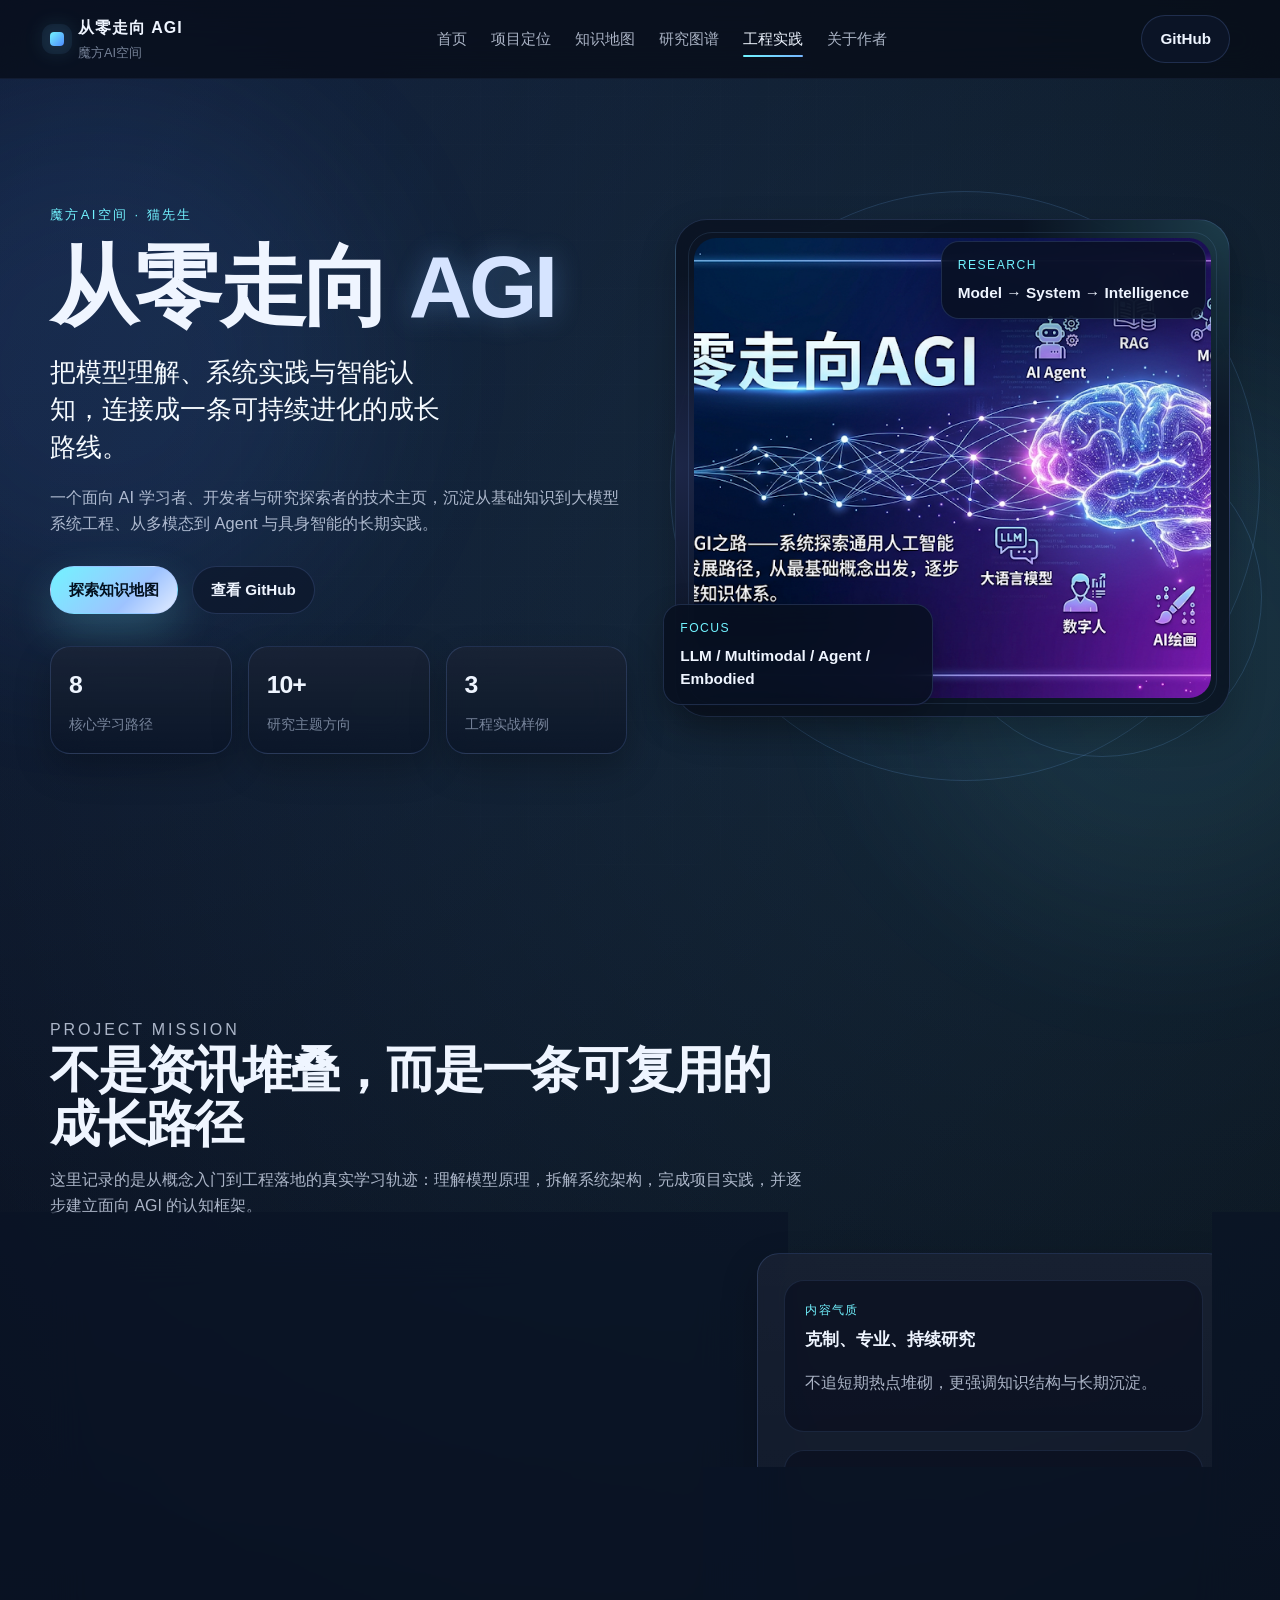
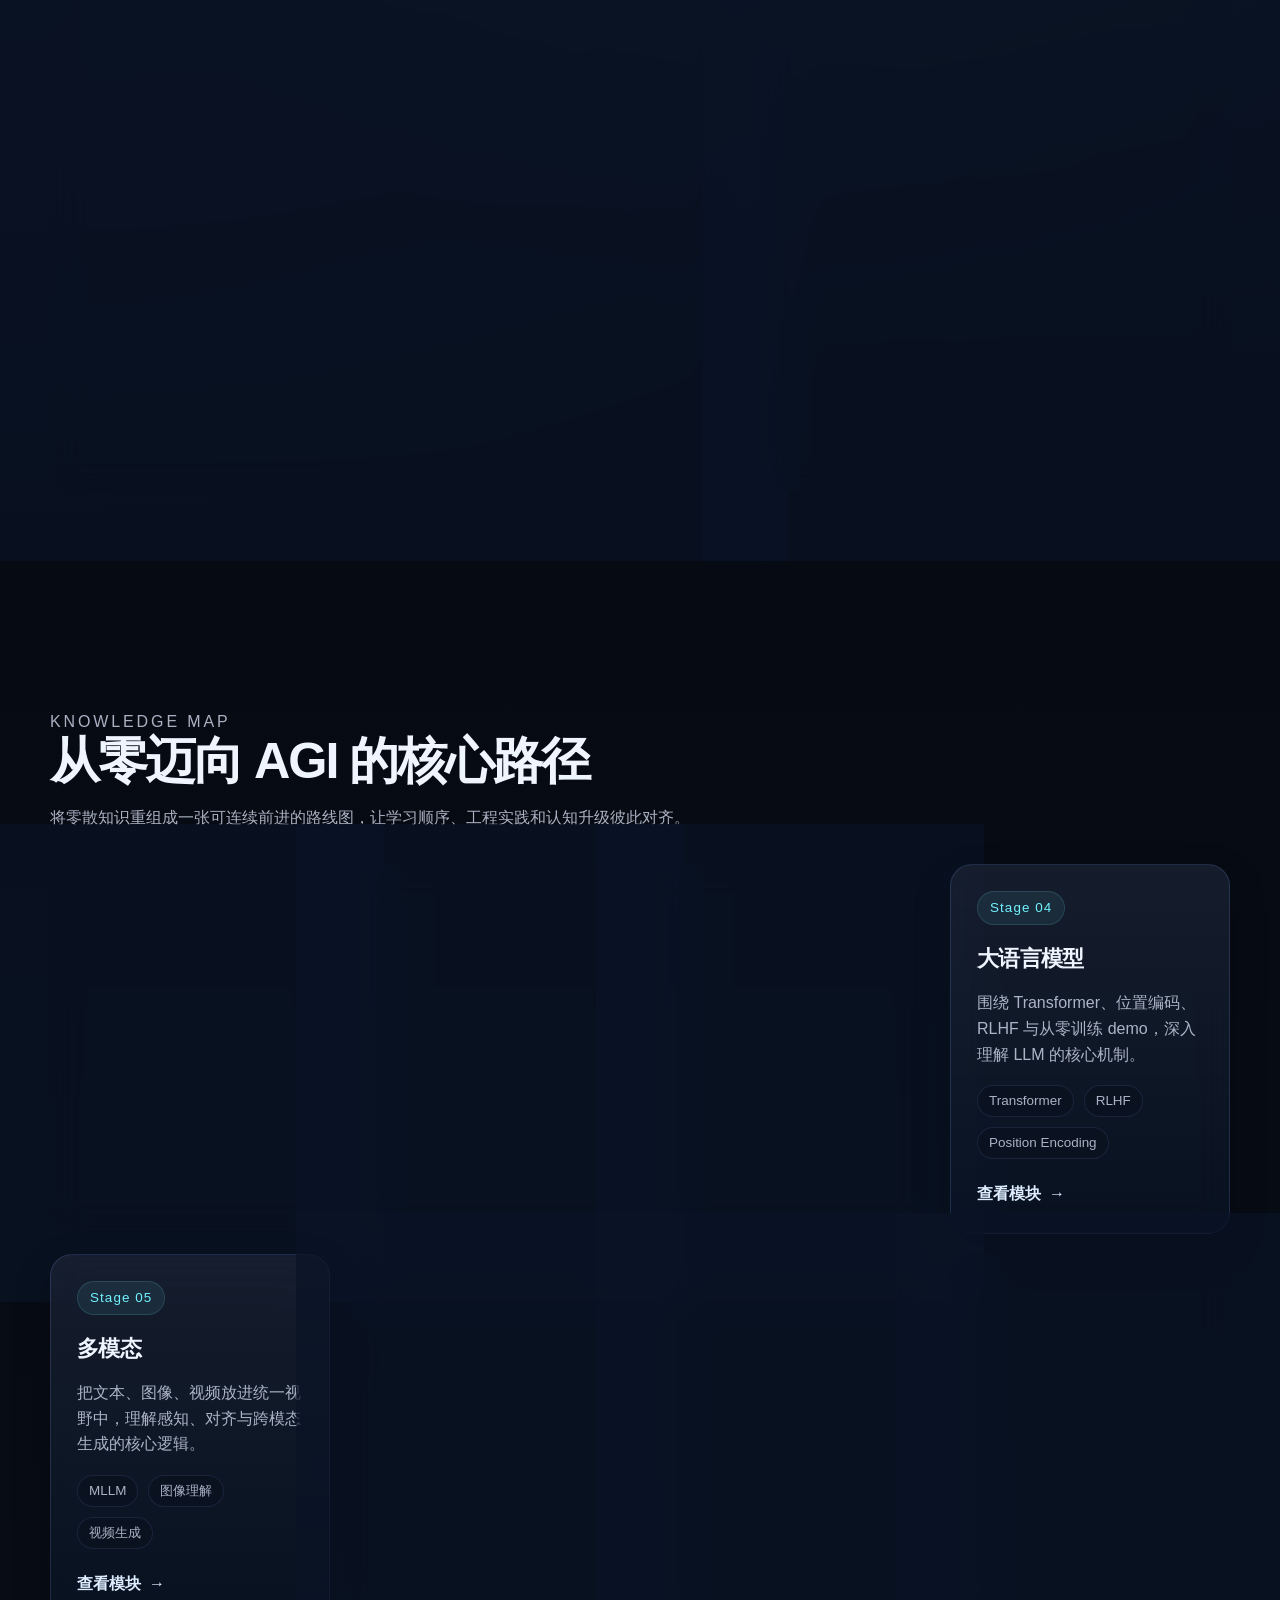
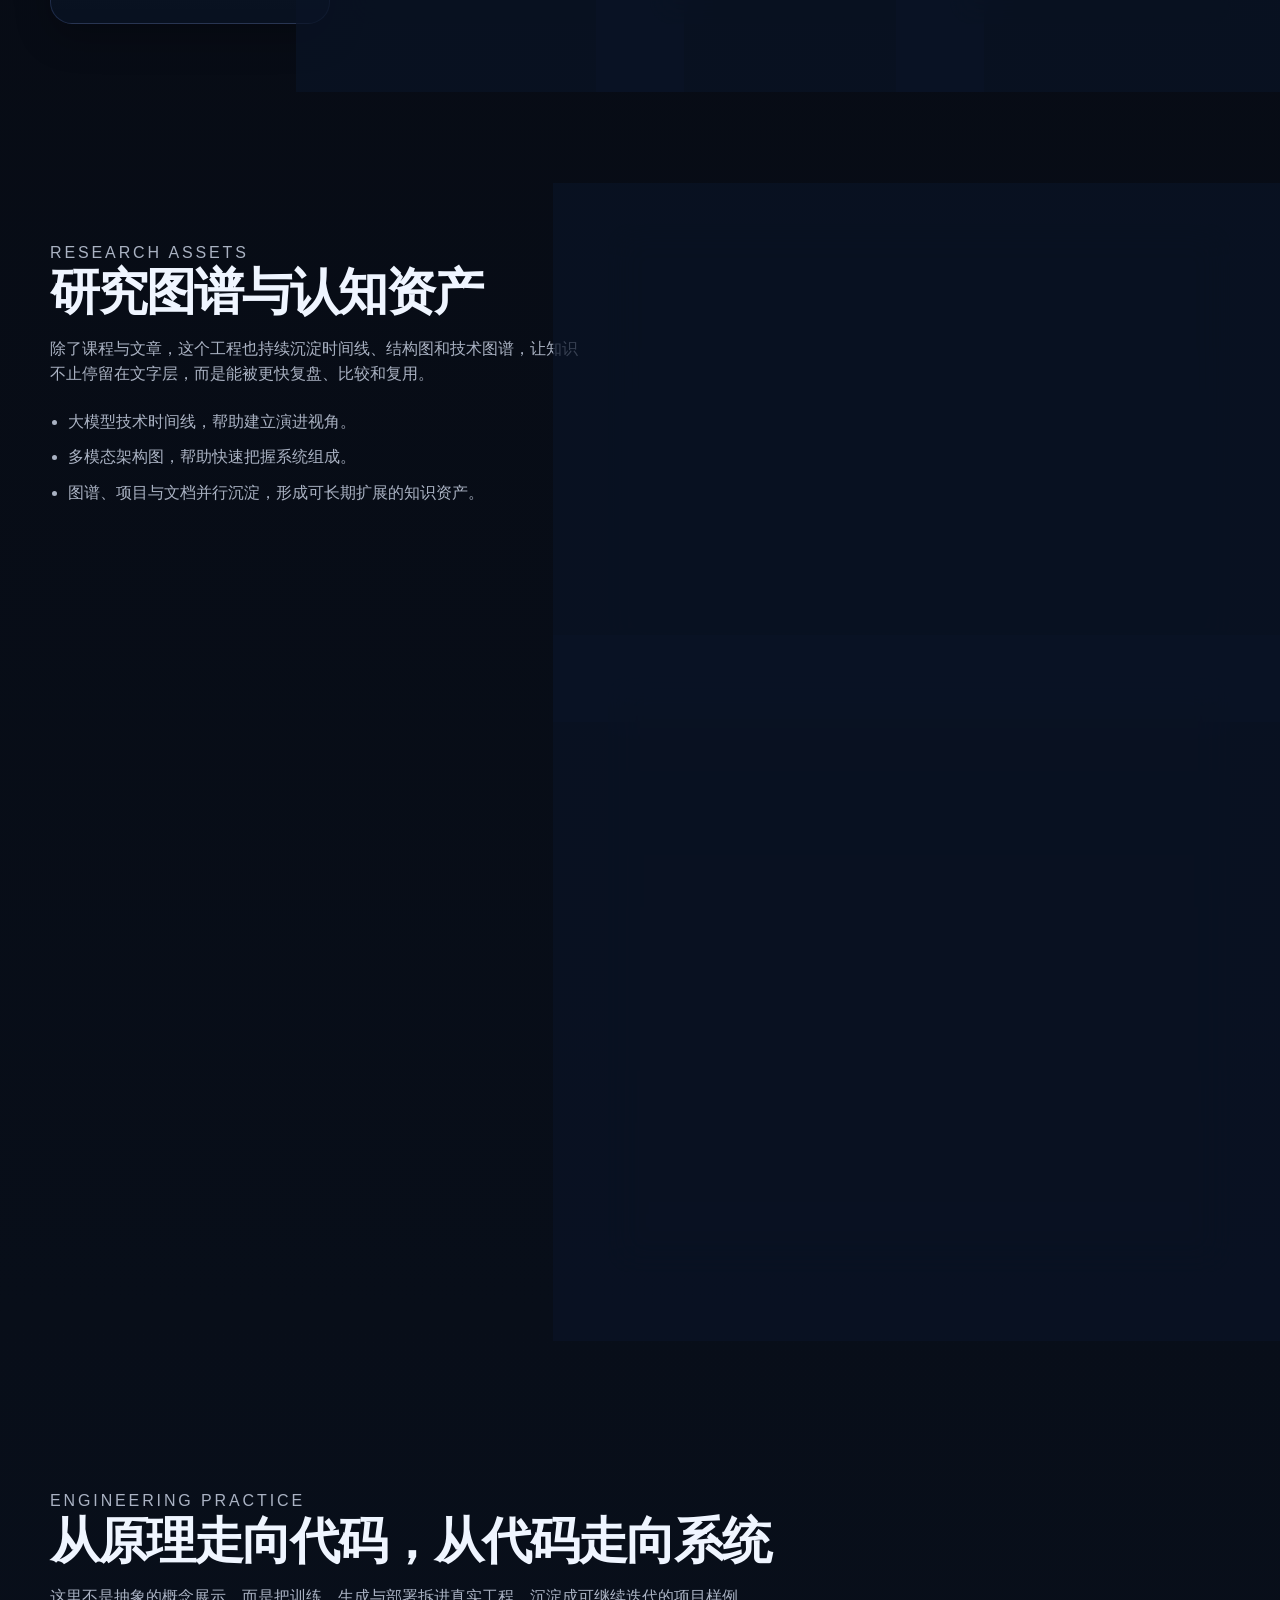
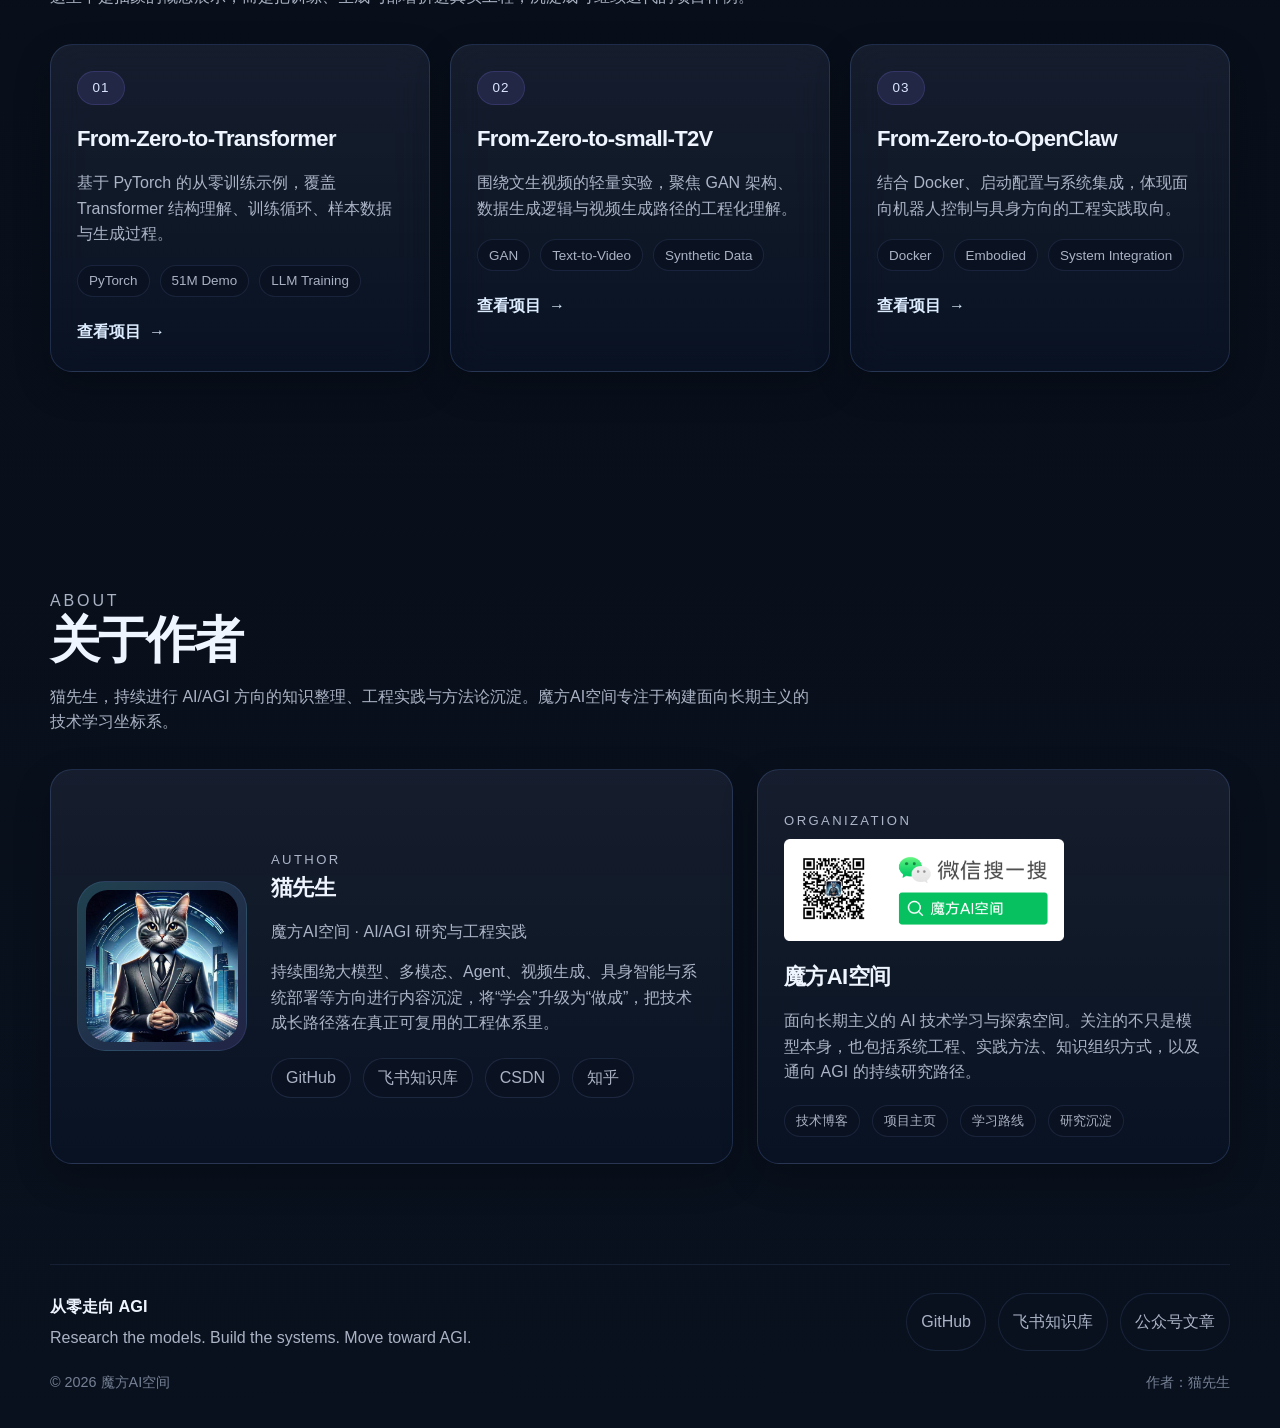
<file: index.html>
<!DOCTYPE html>
<html lang="zh-CN" class="no-js">
<head>
  <meta charset="UTF-8">
  <meta name="viewport" content="width=device-width, initial-scale=1.0">
  <meta name="description" content="《从零走向 AGI》是魔方AI空间打造的技术学习与探索型主页，聚焦 AI 基础、大模型、多模态、Agent、系统工程与 AGI 认知。">
  <meta name="theme-color" content="#070b14">
  <title>从零走向 AGI | 魔方AI空间</title>
  <link rel="stylesheet" href="style.css">
  <script>
    document.documentElement.classList.remove('no-js');
    document.documentElement.classList.add('js');
  </script>
</head>
<body>
  <a class="skip-link" href="#main-content">跳转到主要内容</a>

  <div class="page-shell">
    <div class="page-glow page-glow-left" aria-hidden="true"></div>
    <div class="page-glow page-glow-right" aria-hidden="true"></div>
    <div class="page-grid" aria-hidden="true"></div>

    <header class="site-header" id="top">
      <div class="container header-inner">
        <a class="brand" href="#hero" aria-label="返回首页">
          <span class="brand-mark" aria-hidden="true"></span>
          <span class="brand-copy">
            <strong>从零走向 AGI</strong>
            <span>魔方AI空间</span>
          </span>
        </a>

        <button class="menu-toggle" type="button" aria-expanded="false" aria-controls="site-nav" aria-label="打开导航">
          <span></span>
          <span></span>
        </button>

        <nav class="site-nav" id="site-nav" aria-label="主导航">
          <a href="#hero" data-nav-link>首页</a>
          <a href="#mission" data-nav-link>项目定位</a>
          <a href="#roadmap" data-nav-link>知识地图</a>
          <a href="#insights" data-nav-link>研究图谱</a>
          <a href="#projects" data-nav-link>工程实践</a>
          <a href="#about" data-nav-link>关于作者</a>
        </nav>

        <a class="button button-ghost header-repo" href="https://github.com/AI-mzq/From-Zero-to-AGI" target="_blank" rel="noreferrer">
          GitHub
        </a>
      </div>
    </header>

    <main id="main-content">
      <section class="section hero-section" id="hero">
        <div class="container hero-layout">
          <div class="hero-copy" data-reveal>
            <p class="eyebrow">魔方AI空间 · 猫先生</p>
            <h1>从零走向 <span>AGI</span></h1>
            <p class="hero-tagline">把模型理解、系统实践与智能认知，连接成一条可持续进化的成长路线。</p>
            <p class="hero-description">
              一个面向 AI 学习者、开发者与研究探索者的技术主页，沉淀从基础知识到大模型系统工程、从多模态到 Agent 与具身智能的长期实践。
            </p>

            <div class="hero-actions">
              <a class="button button-primary" href="#roadmap">探索知识地图</a>
              <a class="button button-ghost" href="https://github.com/AI-mzq/From-Zero-to-AGI" target="_blank" rel="noreferrer">
                查看 GitHub
              </a>
            </div>

            <div class="hero-stats" aria-label="站点概览">
              <article class="metric-card">
                <span class="metric-value" data-roadmap-count>8</span>
                <span class="metric-label">核心学习路径</span>
              </article>
              <article class="metric-card">
                <span class="metric-value">10+</span>
                <span class="metric-label">研究主题方向</span>
              </article>
              <article class="metric-card">
                <span class="metric-value" data-project-count>3</span>
                <span class="metric-label">工程实战样例</span>
              </article>
            </div>
          </div>

          <div class="hero-visual" data-reveal>
            <div class="hero-orbit hero-orbit-large" aria-hidden="true"></div>
            <div class="hero-orbit hero-orbit-small" aria-hidden="true"></div>
            <div class="hero-frame">
              <img src="imgs/home1.png" alt="从零走向 AGI 首页主视觉" fetchpriority="high">
            </div>
            <div class="hero-badge hero-badge-top">
              <span>Research</span>
              <strong>Model → System → Intelligence</strong>
            </div>
            <div class="hero-badge hero-badge-bottom">
              <span>Focus</span>
              <strong>LLM / Multimodal / Agent / Embodied</strong>
            </div>
          </div>
        </div>
      </section>

      <section class="section" id="mission">
        <div class="container">
          <div class="section-heading" data-reveal>
            <p class="eyebrow">Project Mission</p>
            <h2>不是资讯堆叠，而是一条可复用的成长路径</h2>
            <p>
              这里记录的是从概念入门到工程落地的真实学习轨迹：理解模型原理，拆解系统架构，完成项目实践，并逐步建立面向 AGI 的认知框架。
            </p>
          </div>

          <div class="mission-grid">
            <article class="panel panel-large" data-reveal>
              <div class="panel-head">
                <span class="panel-kicker">路线方法</span>
                <h3>从基础到系统，从工具到智能</h3>
              </div>
              <div class="mission-points">
                <div>
                  <h4>基础知识</h4>
                  <p>围绕 AI 入门、计算机视觉、NLP 与预备知识，建立统一的术语、模型与问题意识。</p>
                </div>
                <div>
                  <h4>工程实践</h4>
                  <p>从 Transformer 到小型文生视频，再到与机器人控制相关的系统实验，把理解落到代码与工程组织上。</p>
                </div>
                <div>
                  <h4>认知升级</h4>
                  <p>将大模型、多模态、Agent、部署与具身智能串联起来，形成持续迭代的 AGI 探索框架。</p>
                </div>
              </div>
            </article>

            <article class="panel panel-stack" data-reveal>
              <div class="stack-card">
                <span class="stack-label">内容气质</span>
                <strong>克制、专业、持续研究</strong>
                <p>不追短期热点堆砌，更强调知识结构与长期沉淀。</p>
              </div>
              <div class="stack-card">
                <span class="stack-label">适用对象</span>
                <strong>学习者 / 开发者 / 研究探索者</strong>
                <p>适合建立个人技术路径，也适合作为持续演进的项目主页。</p>
              </div>
              <div class="stack-card visual-stack">
                <img src="imgs/home2.png" alt="AGI 探索氛围图" loading="lazy">
              </div>
            </article>
          </div>
        </div>
      </section>

      <section class="section" id="roadmap">
        <div class="container">
          <div class="section-heading" data-reveal>
            <p class="eyebrow">Knowledge Map</p>
            <h2>从零迈向 AGI 的核心路径</h2>
            <p>将零散知识重组成一张可连续前进的路线图，让学习顺序、工程实践和认知升级彼此对齐。</p>
          </div>

          <div class="roadmap-grid">
            <article class="panel roadmap-card" data-reveal data-roadmap-key="foundation">
              <span class="roadmap-stage" data-field="stage">Stage 01</span>
              <h3 data-field="title">基础认知</h3>
              <p data-field="description">建立 AI、AGI、编程与问题建模的基础视角，形成后续深入学习的共同语言。</p>
              <div class="tag-row" data-field="tags">
                <span class="tag">AI 入门</span>
                <span class="tag">预备知识</span>
                <span class="tag">问题意识</span>
              </div>
              <a class="card-link" data-field="link" href="https://github.com/AI-mzq/From-Zero-to-AGI/tree/main/01_AGI%E5%85%A5%E9%97%A8%E5%9F%BA%E7%A1%80" target="_blank" rel="noreferrer">查看模块</a>
            </article>

            <article class="panel roadmap-card" data-reveal data-roadmap-key="ml">
              <span class="roadmap-stage" data-field="stage">Stage 02</span>
              <h3 data-field="title">机器学习</h3>
              <p data-field="description">从数据、特征、优化与学习范式出发，补足理解大模型之前的统计学习与训练直觉。</p>
              <div class="tag-row" data-field="tags">
                <span class="tag">监督学习</span>
                <span class="tag">优化</span>
                <span class="tag">训练直觉</span>
              </div>
              <a class="card-link" data-field="link" href="https://github.com/AI-mzq/From-Zero-to-AGI/blob/main/README.md" target="_blank" rel="noreferrer">查看路线</a>
            </article>

            <article class="panel roadmap-card" data-reveal data-roadmap-key="dl">
              <span class="roadmap-stage" data-field="stage">Stage 03</span>
              <h3 data-field="title">深度学习</h3>
              <p data-field="description">通过视觉检测与从零实现模型项目，进入网络结构、训练循环与工程实现层面的真实语境。</p>
              <div class="tag-row" data-field="tags">
                <span class="tag">YOLO</span>
                <span class="tag">PyTorch</span>
                <span class="tag">训练循环</span>
              </div>
              <a class="card-link" data-field="link" href="https://github.com/AI-mzq/From-Zero-to-AGI/tree/main/01_AGI%E5%85%A5%E9%97%A8%E5%9F%BA%E7%A1%80/%E8%AE%A1%E7%AE%97%E6%9C%BA%E8%A7%86%E8%A7%89/YOLO%E7%B3%BB%E5%88%97" target="_blank" rel="noreferrer">查看模块</a>
            </article>

            <article class="panel roadmap-card" data-reveal data-roadmap-key="llm">
              <span class="roadmap-stage" data-field="stage">Stage 04</span>
              <h3 data-field="title">大语言模型</h3>
              <p data-field="description">围绕 Transformer、位置编码、RLHF 与从零训练 demo，深入理解 LLM 的核心机制。</p>
              <div class="tag-row" data-field="tags">
                <span class="tag">Transformer</span>
                <span class="tag">RLHF</span>
                <span class="tag">Position Encoding</span>
              </div>
              <a class="card-link" data-field="link" href="https://github.com/AI-mzq/From-Zero-to-AGI/tree/main/02_LLM%E5%9F%BA%E7%A1%80%E5%85%A5%E9%97%A8" target="_blank" rel="noreferrer">查看模块</a>
            </article>

            <article class="panel roadmap-card" data-reveal data-roadmap-key="multimodal">
              <span class="roadmap-stage" data-field="stage">Stage 05</span>
              <h3 data-field="title">多模态</h3>
              <p data-field="description">把文本、图像、视频放进统一视野中，理解感知、对齐与跨模态生成的核心逻辑。</p>
              <div class="tag-row" data-field="tags">
                <span class="tag">MLLM</span>
                <span class="tag">图像理解</span>
                <span class="tag">视频生成</span>
              </div>
              <a class="card-link" data-field="link" href="https://github.com/AI-mzq/From-Zero-to-AGI/tree/main/03_%E5%A4%9A%E6%A8%A1%E6%80%81%E5%9F%BA%E7%A1%80%E5%85%A5%E9%97%A8" target="_blank" rel="noreferrer">查看模块</a>
            </article>

            <article class="panel roadmap-card" data-reveal data-roadmap-key="agent">
              <span class="roadmap-stage" data-field="stage">Stage 06</span>
              <h3 data-field="title">Agent / RAG / MCP</h3>
              <p data-field="description">从检索增强到工具调用与多智能体协作，进入 AI 系统真正开始具备行动性的阶段。</p>
              <div class="tag-row" data-field="tags">
                <span class="tag">Agent</span>
                <span class="tag">RAG</span>
                <span class="tag">MCP</span>
              </div>
              <a class="card-link" data-field="link" href="https://github.com/AI-mzq/From-Zero-to-AGI/tree/main/07_Agent-RAG-MCP" target="_blank" rel="noreferrer">查看模块</a>
            </article>

            <article class="panel roadmap-card" data-reveal data-roadmap-key="systems">
              <span class="roadmap-stage" data-field="stage">Stage 07</span>
              <h3 data-field="title">系统部署</h3>
              <p data-field="description">关注推理部署、架构拆分、并行策略与工程可用性，让模型从 demo 走向真实系统。</p>
              <div class="tag-row" data-field="tags">
                <span class="tag">推理部署</span>
                <span class="tag">并行策略</span>
                <span class="tag">系统工程</span>
              </div>
              <a class="card-link" data-field="link" href="https://github.com/AI-mzq/From-Zero-to-AGI/tree/main/09_%E5%A4%A7%E6%A8%A1%E5%9E%8B%E9%83%A8%E7%BD%B2%E7%B3%BB%E5%88%97" target="_blank" rel="noreferrer">查看模块</a>
            </article>

            <article class="panel roadmap-card" data-reveal data-roadmap-key="agi">
              <span class="roadmap-stage" data-field="stage">Stage 08</span>
              <h3 data-field="title">AGI / 具身智能</h3>
              <p data-field="description">从更高层认知与物理世界交互的角度，理解智能体、环境与任务之间的长期演化关系。</p>
              <div class="tag-row" data-field="tags">
                <span class="tag">AGI 认知</span>
                <span class="tag">Embodied AI</span>
                <span class="tag">长期主义</span>
              </div>
              <a class="card-link" data-field="link" href="https://github.com/AI-mzq/From-Zero-to-AGI/tree/main/08_%E5%85%B7%E8%BA%AB%E6%99%BA%E8%83%BD" target="_blank" rel="noreferrer">查看模块</a>
            </article>
          </div>
        </div>
      </section>

      <section class="section" id="insights">
        <div class="container insights-layout">
          <div class="section-heading section-heading-sticky" data-reveal>
            <p class="eyebrow">Research Assets</p>
            <h2>研究图谱与认知资产</h2>
            <p>
              除了课程与文章，这个工程也持续沉淀时间线、结构图和技术图谱，让知识不止停留在文字层，而是能被更快复盘、比较和复用。
            </p>
            <ul class="insight-list">
              <li>大模型技术时间线，帮助建立演进视角。</li>
              <li>多模态架构图，帮助快速把握系统组成。</li>
              <li>图谱、项目与文档并行沉淀，形成可长期扩展的知识资产。</li>
            </ul>
          </div>

          <div class="insight-cards">
            <article class="panel insight-card" data-reveal>
              <div class="insight-head">
                <span class="panel-kicker">Timeline</span>
                <h3>大模型演进时间线</h3>
              </div>
              <img src="imgs/大模型时间线.png" alt="大模型时间线图" loading="lazy">
            </article>

            <article class="panel insight-card" data-reveal>
              <div class="insight-head">
                <span class="panel-kicker">Architecture</span>
                <h3>多模态系统架构图</h3>
              </div>
              <img src="imgs/多模态架构.png" alt="多模态系统架构图" loading="lazy">
            </article>
          </div>
        </div>
      </section>

      <section class="section" id="projects">
        <div class="container">
          <div class="section-heading" data-reveal>
            <p class="eyebrow">Engineering Practice</p>
            <h2>从原理走向代码，从代码走向系统</h2>
            <p>这里不是抽象的概念展示，而是把训练、生成与部署拆进真实工程，沉淀成可继续迭代的项目样例。</p>
          </div>

          <div class="project-grid">
            <article class="panel project-card" data-reveal data-project-key="transformer">
              <span class="project-index">01</span>
              <h3 data-field="title">From-Zero-to-Transformer</h3>
              <p data-field="description">基于 PyTorch 的从零训练示例，覆盖 Transformer 结构理解、训练循环、样本数据与生成过程。</p>
              <div class="tag-row" data-field="tags">
                <span class="tag">PyTorch</span>
                <span class="tag">51M Demo</span>
                <span class="tag">LLM Training</span>
              </div>
              <a class="card-link" data-field="link" href="https://github.com/AI-mzq/From-Zero-to-AGI/blob/main/10_%E9%A1%B9%E7%9B%AE%E5%AE%9E%E6%88%98/From-Zero-to-Transformer/README.md" target="_blank" rel="noreferrer">查看项目</a>
            </article>

            <article class="panel project-card" data-reveal data-project-key="t2v">
              <span class="project-index">02</span>
              <h3 data-field="title">From-Zero-to-small-T2V</h3>
              <p data-field="description">围绕文生视频的轻量实验，聚焦 GAN 架构、数据生成逻辑与视频生成路径的工程化理解。</p>
              <div class="tag-row" data-field="tags">
                <span class="tag">GAN</span>
                <span class="tag">Text-to-Video</span>
                <span class="tag">Synthetic Data</span>
              </div>
              <a class="card-link" data-field="link" href="https://github.com/AI-mzq/From-Zero-to-AGI/blob/main/10_%E9%A1%B9%E7%9B%AE%E5%AE%9E%E6%88%98/From-Zero-to-small-T2V/README.md" target="_blank" rel="noreferrer">查看项目</a>
            </article>

            <article class="panel project-card" data-reveal data-project-key="openclaw">
              <span class="project-index">03</span>
              <h3 data-field="title">From-Zero-to-OpenClaw</h3>
              <p data-field="description">结合 Docker、启动配置与系统集成，体现面向机器人控制与具身方向的工程实践取向。</p>
              <div class="tag-row" data-field="tags">
                <span class="tag">Docker</span>
                <span class="tag">Embodied</span>
                <span class="tag">System Integration</span>
              </div>
              <a class="card-link" data-field="link" href="https://github.com/AI-mzq/From-Zero-to-AGI/tree/main/10_%E9%A1%B9%E7%9B%AE%E5%AE%9E%E6%88%98/From-Zero-to-OpenClaw" target="_blank" rel="noreferrer">查看项目</a>
            </article>
          </div>
        </div>
      </section>

      <section class="section" id="about">
        <div class="container">
          <div class="section-heading" data-reveal>
            <p class="eyebrow">About</p>
            <h2>关于作者</h2>
            <p>猫先生，持续进行 AI/AGI 方向的知识整理、工程实践与方法论沉淀。魔方AI空间专注于构建面向长期主义的技术学习坐标系。</p>
          </div>

          <div class="about-grid">
            <article class="panel author-card" data-reveal>
              <div class="author-avatar">
                <img src="imgs/头像.png" alt="作者猫先生头像" loading="lazy">
              </div>
              <div class="author-copy">
                <p class="eyebrow">Author</p>
                <h3>猫先生</h3>
                <p class="author-role">魔方AI空间 · AI/AGI 研究与工程实践</p>
                <p>
                  持续围绕大模型、多模态、Agent、视频生成、具身智能与系统部署等方向进行内容沉淀，将“学会”升级为“做成”，把技术成长路径落在真正可复用的工程体系里。
                </p>
                <div class="social-row" data-social-region="about">
                  <a class="social-link" data-social-key="github" href="https://github.com/AI-mzq/From-Zero-to-AGI" target="_blank" rel="noreferrer">GitHub</a>
                  <a class="social-link" data-social-key="knowledge" href="https://oizxc9sdhbc.feishu.cn/wiki/FGS5wST0Hiy6xJklyPTcTVOqnAd?from=from_copylink" target="_blank" rel="noreferrer">飞书知识库</a>
                  <a class="social-link" data-social-key="csdn" href="https://blog.csdn.net/m_aigc2022?type=blog" target="_blank" rel="noreferrer">CSDN</a>
                  <a class="social-link" data-social-key="zhihu" href="https://zhihu.com/people/m_aigc2022" target="_blank" rel="noreferrer">知乎</a>
                </div>
              </div>
            </article>

            <article class="panel org-card" data-reveal>
              <p class="eyebrow">Organization</p>
              <img class="org-logo" src="imgs/魔方AI空间.png" alt="魔方AI空间" loading="lazy">
              <h3>魔方AI空间</h3>
              <p>
                面向长期主义的 AI 技术学习与探索空间。关注的不只是模型本身，也包括系统工程、实践方法、知识组织方式，以及通向 AGI 的持续研究路径。
              </p>
              <div class="org-meta">
                <span>技术博客</span>
                <span>项目主页</span>
                <span>学习路线</span>
                <span>研究沉淀</span>
              </div>
            </article>
          </div>
        </div>
      </section>
    </main>

    <footer class="site-footer">
      <div class="container footer-layout">
        <div>
          <p class="footer-title">从零走向 AGI</p>
          <p class="footer-text">Research the models. Build the systems. Move toward AGI.</p>
        </div>
        <div class="footer-links" data-social-region="footer">
          <a data-social-key="github" href="https://github.com/AI-mzq/From-Zero-to-AGI" target="_blank" rel="noreferrer">GitHub</a>
          <a data-social-key="knowledge" href="https://oizxc9sdhbc.feishu.cn/wiki/FGS5wST0Hiy6xJklyPTcTVOqnAd?from=from_copylink" target="_blank" rel="noreferrer">知识库</a>
          <a data-social-key="wechat" href="https://mp.weixin.qq.com/s/IGLL6_YI9BUeR2KD_Gfx_Q" target="_blank" rel="noreferrer">公众号文章</a>
        </div>
      </div>
      <div class="container footer-bottom">
        <span>© <span data-current-year>2026</span> 魔方AI空间</span>
        <span>作者：猫先生</span>
      </div>
    </footer>
  </div>

  <script src="script.js" defer></script>
</body>
</html>
</file>
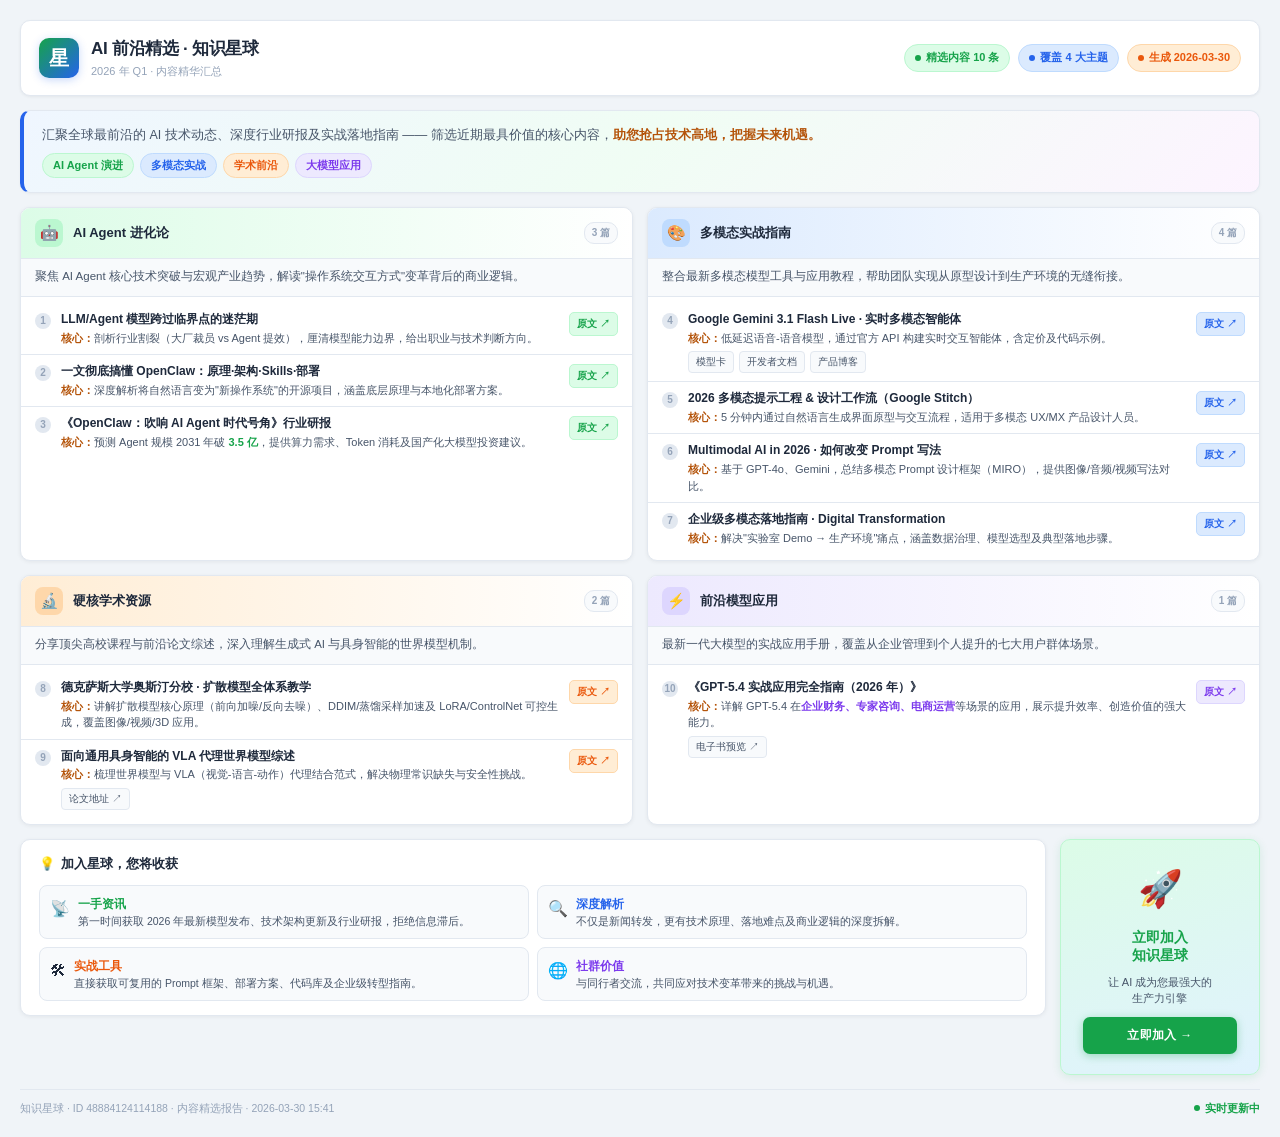
<file: docs/report_page.html>
<!DOCTYPE html>
<html lang="zh-CN">
<head>
<meta charset="UTF-8">
<meta name="viewport" content="width=device-width, initial-scale=1.0">
<title>知识星球 · AI 前沿精选 2026</title>
<style>
  :root {
    --bg:          #f0f4f8;
    --surface:     #ffffff;
    --surface-2:   #f8fafc;
    --border:      #e2e8f0;
    --border-deep: #cbd5e1;

    --green:       #16a34a;
    --green-light: #dcfce7;
    --green-mid:   #bbf7d0;

    --blue:        #2563eb;
    --blue-light:  #dbeafe;
    --blue-mid:    #bfdbfe;

    --orange:      #ea580c;
    --orange-light:#ffedd5;
    --orange-mid:  #fed7aa;

    --purple:      #7c3aed;
    --purple-light:#ede9fe;
    --purple-mid:  #ddd6fe;

    --amber:       #b45309;
    --amber-light: #fef3c7;

    --text:        #1e293b;
    --text-2:      #475569;
    --muted:       #94a3b8;
    --radius:      10px;
  }

  * { box-sizing: border-box; margin: 0; padding: 0; }

  body {
    background: var(--bg);
    color: var(--text);
    font-family: 'Segoe UI', 'PingFang SC', 'Microsoft YaHei', -apple-system, sans-serif;
    font-size: 13px;
    line-height: 1.6;
    min-height: 100vh;
    padding: 20px;
  }

  /* ─── HEADER ───────────────────────────────────────── */
  .header {
    display: flex;
    align-items: center;
    justify-content: space-between;
    background: var(--surface);
    border: 1px solid var(--border);
    border-radius: var(--radius);
    padding: 14px 18px;
    margin-bottom: 14px;
    flex-wrap: wrap;
    gap: 10px;
    box-shadow: 0 1px 3px rgba(0,0,0,.06);
  }
  .header-left { display: flex; align-items: center; gap: 12px; }
  .logo {
    width: 40px; height: 40px;
    background: linear-gradient(135deg, var(--green) 0%, var(--blue) 100%);
    border-radius: 10px;
    display: flex; align-items: center; justify-content: center;
    font-size: 20px; font-weight: 900; color: #fff;
    box-shadow: 0 2px 8px rgba(37,99,235,.25);
  }
  .title-block h1 {
    font-size: 17px; font-weight: 700;
    color: var(--text); letter-spacing: -.3px;
  }
  .title-block p { font-size: 11px; color: var(--muted); margin-top: 1px; }

  .header-stats { display: flex; gap: 8px; flex-wrap: wrap; }
  .stat-pill {
    padding: 4px 10px;
    border-radius: 20px;
    font-size: 11px; font-weight: 600;
    display: flex; align-items: center; gap: 5px;
    border: 1px solid transparent;
  }
  .stat-pill.green  { background: var(--green-light);  color: var(--green);  border-color: var(--green-mid); }
  .stat-pill.blue   { background: var(--blue-light);   color: var(--blue);   border-color: var(--blue-mid); }
  .stat-pill.orange { background: var(--orange-light); color: var(--orange); border-color: var(--orange-mid); }
  .dot { width: 6px; height: 6px; border-radius: 50%; background: currentColor; }

  /* ─── INTRO BANNER ──────────────────────────────────── */
  .intro {
    background: linear-gradient(135deg, #eff6ff 0%, #f0fdf4 50%, #fdf4ff 100%);
    border: 1px solid var(--border);
    border-left: 4px solid var(--blue);
    border-radius: var(--radius);
    padding: 14px 18px;
    margin-bottom: 14px;
    font-size: 12.5px;
    color: var(--text-2);
    box-shadow: 0 1px 3px rgba(0,0,0,.04);
  }
  .intro strong { color: var(--amber); font-weight: 700; }
  .intro .tag-row { margin-top: 8px; display: flex; gap: 6px; flex-wrap: wrap; }
  .tag {
    padding: 3px 10px; border-radius: 20px; font-size: 11px; font-weight: 600;
    border: 1px solid transparent;
  }
  .tag.g { background: var(--green-light);  color: var(--green);  border-color: var(--green-mid); }
  .tag.b { background: var(--blue-light);   color: var(--blue);   border-color: var(--blue-mid); }
  .tag.o { background: var(--orange-light); color: var(--orange); border-color: var(--orange-mid); }
  .tag.r { background: var(--purple-light); color: var(--purple); border-color: var(--purple-mid); }

  /* ─── GRID ──────────────────────────────────────────── */
  .grid {
    display: grid;
    grid-template-columns: repeat(2, 1fr);
    gap: 14px;
    margin-bottom: 14px;
  }

  /* ─── TOPIC CARD ────────────────────────────────────── */
  .card {
    background: var(--surface);
    border: 1px solid var(--border);
    border-radius: var(--radius);
    overflow: hidden;
    box-shadow: 0 1px 4px rgba(0,0,0,.06);
    transition: box-shadow .2s;
  }
  .card:hover { box-shadow: 0 4px 16px rgba(0,0,0,.10); }

  .card-header {
    display: flex; align-items: center; gap: 10px;
    padding: 11px 14px;
    border-bottom: 1px solid var(--border);
  }
  .card-header.green  { background: linear-gradient(90deg, var(--green-light) 0%, #fff 100%); }
  .card-header.blue   { background: linear-gradient(90deg, var(--blue-light)  0%, #fff 100%); }
  .card-header.orange { background: linear-gradient(90deg, var(--orange-light)0%, #fff 100%); }
  .card-header.red    { background: linear-gradient(90deg, var(--purple-light)0%, #fff 100%); }

  .card-icon {
    width: 28px; height: 28px; border-radius: 8px;
    display: flex; align-items: center; justify-content: center;
    font-size: 15px; flex-shrink: 0;
  }
  .card-icon.green  { background: var(--green-mid); }
  .card-icon.blue   { background: var(--blue-mid); }
  .card-icon.orange { background: var(--orange-mid); }
  .card-icon.red    { background: var(--purple-mid); }

  .card-title { font-size: 13px; font-weight: 700; color: var(--text); flex: 1; }
  .card-count {
    font-size: 10px; font-weight: 700; padding: 2px 7px;
    border-radius: 10px; background: var(--surface-2);
    color: var(--muted); border: 1px solid var(--border);
  }

  .card-desc {
    padding: 8px 14px 10px;
    font-size: 11.5px; color: var(--text-2);
    border-bottom: 1px solid var(--border);
    background: var(--surface-2);
  }

  .items { padding: 6px 0; }

  .item {
    display: grid;
    grid-template-columns: 20px 1fr auto;
    gap: 6px;
    padding: 8px 14px;
    border-bottom: 1px solid var(--border);
    align-items: start;
  }
  .item:last-child { border-bottom: none; }
  .item:hover { background: var(--surface-2); }

  .item-num {
    font-size: 10px; font-weight: 700; color: var(--muted);
    width: 16px; height: 16px; border-radius: 50%;
    background: var(--border);
    display: flex; align-items: center; justify-content: center;
    margin-top: 2px; flex-shrink: 0;
  }

  .item-body { min-width: 0; }
  .item-name {
    font-size: 12px; font-weight: 600; color: var(--text);
    line-height: 1.4; margin-bottom: 2px;
  }
  .item-desc { font-size: 11px; color: var(--text-2); line-height: 1.5; }
  .item-desc strong { color: var(--amber); font-weight: 600; }

  .item-link {
    flex-shrink: 0;
    font-size: 10px; font-weight: 600;
    padding: 3px 7px; border-radius: 5px;
    text-decoration: none;
    white-space: nowrap;
    margin-top: 1px;
    border: 1px solid transparent;
    transition: filter .15s;
  }
  .item-link:hover { filter: brightness(.92); }
  .item-link.green  { background: var(--green-light);  color: var(--green);  border-color: var(--green-mid); }
  .item-link.blue   { background: var(--blue-light);   color: var(--blue);   border-color: var(--blue-mid); }
  .item-link.orange { background: var(--orange-light); color: var(--orange); border-color: var(--orange-mid); }
  .item-link.red    { background: var(--purple-light); color: var(--purple); border-color: var(--purple-mid); }

  /* sub resources */
  .res-row { display: flex; gap: 5px; flex-wrap: wrap; margin-top: 5px; }
  .res-link {
    font-size: 10px; padding: 2px 7px; border-radius: 4px;
    text-decoration: none; font-weight: 500;
    background: var(--surface-2); color: var(--text-2);
    border: 1px solid var(--border);
    transition: color .15s, border-color .15s, background .15s;
  }
  .res-link:hover { color: var(--blue); border-color: var(--blue-mid); background: var(--blue-light); }

  /* ─── BOTTOM: VALUE + CTA ───────────────────────────── */
  .bottom { display: grid; grid-template-columns: 1fr auto; gap: 14px; align-items: start; }

  .value-card {
    background: var(--surface);
    border: 1px solid var(--border);
    border-radius: var(--radius);
    padding: 14px 18px;
    box-shadow: 0 1px 4px rgba(0,0,0,.06);
  }
  .value-card h3 {
    font-size: 13px; font-weight: 700; color: var(--text);
    margin-bottom: 10px; display: flex; align-items: center; gap: 6px;
  }
  .value-list { display: grid; grid-template-columns: 1fr 1fr; gap: 8px; }
  .value-item {
    display: flex; gap: 8px; align-items: flex-start;
    padding: 9px 10px; border-radius: 8px;
    border: 1px solid var(--border); background: var(--surface-2);
    transition: box-shadow .15s;
  }
  .value-item:hover { box-shadow: 0 2px 8px rgba(0,0,0,.08); }
  .v-icon { font-size: 16px; flex-shrink: 0; margin-top: 1px; }
  .v-label { font-size: 11.5px; font-weight: 700; }
  .v-desc  { font-size: 10.5px; color: var(--text-2); line-height: 1.4; margin-top: 1px; }

  .cta-card {
    background: linear-gradient(160deg, var(--green-light) 0%, #e0f2fe 100%);
    border: 1px solid var(--green-mid);
    border-radius: var(--radius);
    padding: 20px 22px;
    width: 200px;
    display: flex; flex-direction: column; align-items: center;
    text-align: center; gap: 10px;
    box-shadow: 0 2px 10px rgba(22,163,74,.12);
  }
  .cta-card .big-icon { font-size: 36px; }
  .cta-card h3 { font-size: 14px; font-weight: 800; color: var(--green); line-height: 1.3; }
  .cta-card p { font-size: 11px; color: var(--text-2); line-height: 1.5; }
  .cta-btn {
    display: block; width: 100%;
    padding: 9px 0; border-radius: 7px;
    background: var(--green); color: #fff;
    font-weight: 800; font-size: 12px;
    text-align: center; text-decoration: none;
    letter-spacing: .3px;
    box-shadow: 0 2px 8px rgba(22,163,74,.35);
    transition: filter .15s, transform .1s;
  }
  .cta-btn:hover { filter: brightness(1.08); transform: translateY(-1px); }

  /* ─── FOOTER ────────────────────────────────────────── */
  .footer {
    margin-top: 14px; padding-top: 10px;
    border-top: 1px solid var(--border);
    display: flex; justify-content: space-between; align-items: center;
    flex-wrap: wrap; gap: 6px;
  }
  .footer span { font-size: 10.5px; color: var(--muted); }
  .footer .pulse {
    display: flex; align-items: center; gap: 5px;
    font-size: 10.5px; color: var(--green); font-weight: 600;
  }
  .pulse-dot {
    width: 6px; height: 6px; border-radius: 50%;
    background: var(--green);
    animation: pulse 2s infinite;
  }
  @keyframes pulse {
    0%, 100% { opacity: 1; transform: scale(1); }
    50%       { opacity: .4; transform: scale(.7); }
  }

  /* ─── RESPONSIVE ────────────────────────────────────── */
  @media (max-width: 700px) {
    .grid { grid-template-columns: 1fr; }
    .bottom { grid-template-columns: 1fr; }
    .cta-card { width: 100%; }
    .value-list { grid-template-columns: 1fr; }
  }
</style>
</head>
<body>

<!-- ═══════════════ HEADER ═══════════════ -->
<header class="header">
  <div class="header-left">
    <div class="logo">星</div>
    <div class="title-block">
      <h1>AI 前沿精选 · 知识星球</h1>
      <p>2026 年 Q1 · 内容精华汇总</p>
    </div>
  </div>
  <div class="header-stats">
    <div class="stat-pill green"><span class="dot"></span>精选内容 10 条</div>
    <div class="stat-pill blue"><span class="dot"></span>覆盖 4 大主题</div>
    <div class="stat-pill orange"><span class="dot"></span>生成 2026-03-30</div>
  </div>
</header>

<!-- ═══════════════ INTRO ═══════════════ -->
<div class="intro">
  汇聚全球最前沿的 AI 技术动态、深度行业研报及实战落地指南 —— 筛选近期最具价值的核心内容，<strong>助您抢占技术高地，把握未来机遇。</strong>
  <div class="tag-row">
    <span class="tag g">AI Agent 演进</span>
    <span class="tag b">多模态实战</span>
    <span class="tag o">学术前沿</span>
    <span class="tag r">大模型应用</span>
  </div>
</div>

<!-- ═══════════════ 4-TOPIC GRID ═══════════════ -->
<div class="grid">

  <!-- CARD 1 · AI Agent -->
  <div class="card">
    <div class="card-header green">
      <div class="card-icon green">🤖</div>
      <div class="card-title">AI Agent 进化论</div>
      <span class="card-count">3 篇</span>
    </div>
    <div class="card-desc">聚焦 AI Agent 核心技术突破与宏观产业趋势，解读"操作系统交互方式"变革背后的商业逻辑。</div>
    <div class="items">

      <div class="item">
        <div class="item-num">1</div>
        <div class="item-body">
          <div class="item-name">LLM/Agent 模型跨过临界点的迷茫期</div>
          <div class="item-desc"><strong>核心：</strong>剖析行业割裂（大厂裁员 vs Agent 提效），厘清模型能力边界，给出职业与技术判断方向。</div>
        </div>
        <a class="item-link green" href="https://wx.zsxq.com/group/48884124114188/topic/45811251281585418" target="_blank">原文 ↗</a>
      </div>

      <div class="item">
        <div class="item-num">2</div>
        <div class="item-body">
          <div class="item-name">一文彻底搞懂 OpenClaw：原理·架构·Skills·部署</div>
          <div class="item-desc"><strong>核心：</strong>深度解析将自然语言变为"新操作系统"的开源项目，涵盖底层原理与本地化部署方案。</div>
        </div>
        <a class="item-link green" href="https://wx.zsxq.com/group/48884124114188/topic/22811421281248111" target="_blank">原文 ↗</a>
      </div>

      <div class="item">
        <div class="item-num">3</div>
        <div class="item-body">
          <div class="item-name">《OpenClaw：吹响 AI Agent 时代号角》行业研报</div>
          <div class="item-desc"><strong>核心：</strong>预测 Agent 规模 2031 年破 <strong style="color:var(--green);font-weight:700">3.5 亿</strong>，提供算力需求、Token 消耗及国产化大模型投资建议。</div>
        </div>
        <a class="item-link green" href="https://wx.zsxq.com/group/48884124114188/topic/45811251585128458" target="_blank">原文 ↗</a>
      </div>

    </div>
  </div>

  <!-- CARD 2 · 多模态 -->
  <div class="card">
    <div class="card-header blue">
      <div class="card-icon blue">🎨</div>
      <div class="card-title">多模态实战指南</div>
      <span class="card-count">4 篇</span>
    </div>
    <div class="card-desc">整合最新多模态模型工具与应用教程，帮助团队实现从原型设计到生产环境的无缝衔接。</div>
    <div class="items">

      <div class="item">
        <div class="item-num">4</div>
        <div class="item-body">
          <div class="item-name">Google Gemini 3.1 Flash Live · 实时多模态智能体</div>
          <div class="item-desc"><strong>核心：</strong>低延迟语音-语音模型，通过官方 API 构建实时交互智能体，含定价及代码示例。</div>
          <div class="res-row">
            <a class="res-link" href="https://deepmind.google/models/model-cards/gemini-3-1-flash-live/" target="_blank">模型卡</a>
            <a class="res-link" href="https://ai.google.dev/gemini-api/docs/models/gemini-3.1-flash-live-preview" target="_blank">开发者文档</a>
            <a class="res-link" href="https://blog.google/innovation-and-ai/models-and-research/gemini-models/gemini-3-1-flash-live/" target="_blank">产品博客</a>
          </div>
        </div>
        <a class="item-link blue" href="https://wx.zsxq.com/group/48884124114188/topic/55188458514411214" target="_blank">原文 ↗</a>
      </div>

      <div class="item">
        <div class="item-num">5</div>
        <div class="item-body">
          <div class="item-name">2026 多模态提示工程 & 设计工作流（Google Stitch）</div>
          <div class="item-desc"><strong>核心：</strong>5 分钟内通过自然语言生成界面原型与交互流程，适用于多模态 UX/MX 产品设计人员。</div>
        </div>
        <a class="item-link blue" href="https://wx.zsxq.com/group/48884124114188/topic/55188458514452554" target="_blank">原文 ↗</a>
      </div>

      <div class="item">
        <div class="item-num">6</div>
        <div class="item-body">
          <div class="item-name">Multimodal AI in 2026 · 如何改变 Prompt 写法</div>
          <div class="item-desc"><strong>核心：</strong>基于 GPT-4o、Gemini，总结多模态 Prompt 设计框架（MIRO），提供图像/音频/视频写法对比。</div>
        </div>
        <a class="item-link blue" href="https://wx.zsxq.com/group/48884124114188/topic/55188458514415514" target="_blank">原文 ↗</a>
      </div>

      <div class="item">
        <div class="item-num">7</div>
        <div class="item-body">
          <div class="item-name">企业级多模态落地指南 · Digital Transformation</div>
          <div class="item-desc"><strong>核心：</strong>解决"实验室 Demo → 生产环境"痛点，涵盖数据治理、模型选型及典型落地步骤。</div>
        </div>
        <a class="item-link blue" href="https://wx.zsxq.com/group/48884124114188/topic/14588148451158812" target="_blank">原文 ↗</a>
      </div>

    </div>
  </div>

  <!-- CARD 3 · 学术 -->
  <div class="card">
    <div class="card-header orange">
      <div class="card-icon orange">🔬</div>
      <div class="card-title">硬核学术资源</div>
      <span class="card-count">2 篇</span>
    </div>
    <div class="card-desc">分享顶尖高校课程与前沿论文综述，深入理解生成式 AI 与具身智能的世界模型机制。</div>
    <div class="items">

      <div class="item">
        <div class="item-num">8</div>
        <div class="item-body">
          <div class="item-name">德克萨斯大学奥斯汀分校 · 扩散模型全体系教学</div>
          <div class="item-desc"><strong>核心：</strong>讲解扩散模型核心原理（前向加噪/反向去噪）、DDIM/蒸馏采样加速及 LoRA/ControlNet 可控生成，覆盖图像/视频/3D 应用。</div>
        </div>
        <a class="item-link orange" href="https://wx.zsxq.com/group/48884124114188/topic/55188458518221184" target="_blank">原文 ↗</a>
      </div>

      <div class="item">
        <div class="item-num">9</div>
        <div class="item-body">
          <div class="item-name">面向通用具身智能的 VLA 代理世界模型综述</div>
          <div class="item-desc"><strong>核心：</strong>梳理世界模型与 VLA（视觉-语言-动作）代理结合范式，解决物理常识缺失与安全性挑战。</div>
          <div class="res-row">
            <a class="res-link" href="https://www.techrxiv.org/users/1019104/articles/1379248-towards-generalist-embodied-ai-a-survey-on-world-models-for-vla-agents" target="_blank">论文地址 ↗</a>
          </div>
        </div>
        <a class="item-link orange" href="https://wx.zsxq.com/group/48884124114188/topic/55188458515854414" target="_blank">原文 ↗</a>
      </div>

    </div>
  </div>

  <!-- CARD 4 · GPT-5.4 -->
  <div class="card">
    <div class="card-header red">
      <div class="card-icon red">⚡</div>
      <div class="card-title">前沿模型应用</div>
      <span class="card-count">1 篇</span>
    </div>
    <div class="card-desc">最新一代大模型的实战应用手册，覆盖从企业管理到个人提升的七大用户群体场景。</div>
    <div class="items">

      <div class="item">
        <div class="item-num">10</div>
        <div class="item-body">
          <div class="item-name">《GPT-5.4 实战应用完全指南（2026 年）》</div>
          <div class="item-desc">
            <strong>核心：</strong>详解 GPT-5.4 在<strong style="color:var(--purple)">企业财务、专家咨询、电商运营</strong>等场景的应用，展示提升效率、创造价值的强大能力。
          </div>
          <div class="res-row">
            <a class="res-link" href="https://wx.zsxq.com/mweb/views/weread/search.html?keyword=GPT-5.4实战应用完全指南" target="_blank">电子书预览 ↗</a>
          </div>
        </div>
        <a class="item-link red" href="https://wx.zsxq.com/group/48884124114188/topic/14588148454885452" target="_blank">原文 ↗</a>
      </div>

    </div>
  </div>

</div><!-- /grid -->

<!-- ═══════════════ BOTTOM ═══════════════ -->
<div class="bottom">

  <div class="value-card">
    <h3><span>💡</span> 加入星球，您将收获</h3>
    <div class="value-list">
      <div class="value-item">
        <div class="v-icon">📡</div>
        <div>
          <div class="v-label" style="color:var(--green);">一手资讯</div>
          <div class="v-desc">第一时间获取 2026 年最新模型发布、技术架构更新及行业研报，拒绝信息滞后。</div>
        </div>
      </div>
      <div class="value-item">
        <div class="v-icon">🔍</div>
        <div>
          <div class="v-label" style="color:var(--blue)">深度解析</div>
          <div class="v-desc">不仅是新闻转发，更有技术原理、落地难点及商业逻辑的深度拆解。</div>
        </div>
      </div>
      <div class="value-item">
        <div class="v-icon">🛠</div>
        <div>
          <div class="v-label" style="color:var(--orange)">实战工具</div>
          <div class="v-desc">直接获取可复用的 Prompt 框架、部署方案、代码库及企业级转型指南。</div>
        </div>
      </div>
      <div class="value-item">
        <div class="v-icon">🌐</div>
        <div>
          <div class="v-label" style="color:var(--purple)">社群价值</div>
          <div class="v-desc">与同行者交流，共同应对技术变革带来的挑战与机遇。</div>
        </div>
      </div>
    </div>
  </div>

  <div class="cta-card">
    <div class="big-icon">🚀</div>
    <h3>立即加入<br>知识星球</h3>
    <p>让 AI 成为您最强大的<br>生产力引擎</p>
    <a class="cta-btn" href="https://wx.zsxq.com/group/48884124114188" target="_blank">
      立即加入 →
    </a>
  </div>

</div>

<!-- ═══════════════ FOOTER ═══════════════ -->
<footer class="footer">
  <span>知识星球 · ID 48884124114188 · 内容精选报告 · 2026-03-30 15:41</span>
  <div class="pulse">
    <div class="pulse-dot"></div>
    实时更新中
  </div>
</footer>

</body>
</html>
</file>
<file: style.css>
:root {
  --bg: #070b14;
  --bg-elevated: rgba(10, 16, 31, 0.88);
  --surface: rgba(11, 20, 38, 0.72);
  --surface-strong: rgba(15, 26, 48, 0.92);
  --surface-soft: rgba(13, 23, 43, 0.56);
  --border: rgba(129, 168, 255, 0.18);
  --border-strong: rgba(120, 232, 255, 0.3);
  --text: #eff5ff;
  --text-soft: rgba(226, 236, 255, 0.74);
  --text-muted: rgba(209, 223, 249, 0.54);
  --primary: #76b6ff;
  --primary-strong: #4f8cff;
  --accent: #72f3ff;
  --violet: #8c7dff;
  --shadow: 0 24px 80px rgba(0, 0, 0, 0.36);
  --shadow-soft: 0 14px 36px rgba(0, 0, 0, 0.24);
  --radius-xl: 28px;
  --radius-lg: 22px;
  --radius-md: 16px;
  --container: min(1180px, calc(100vw - 40px));
  --header-height: 78px;
}

* {
  box-sizing: border-box;
}

html {
  scroll-behavior: smooth;
}

body {
  margin: 0;
  min-width: 320px;
  color: var(--text);
  background:
    radial-gradient(circle at top left, rgba(79, 140, 255, 0.18), transparent 34%),
    radial-gradient(circle at 86% 10%, rgba(114, 243, 255, 0.1), transparent 24%),
    linear-gradient(180deg, #04070f 0%, #070b14 45%, #09111e 100%);
  font-family: "PingFang SC", "Hiragino Sans GB", "Microsoft YaHei", "Segoe UI", sans-serif;
  line-height: 1.6;
}

img {
  display: block;
  max-width: 100%;
}

a {
  color: inherit;
  text-decoration: none;
}

button,
a {
  -webkit-tap-highlight-color: transparent;
}

.skip-link {
  position: absolute;
  left: 12px;
  top: -48px;
  z-index: 100;
  padding: 10px 14px;
  border-radius: 12px;
  background: var(--surface-strong);
  border: 1px solid var(--border-strong);
  transition: top 0.2s ease;
}

.skip-link:focus {
  top: 12px;
}

.page-shell {
  position: relative;
  overflow: hidden;
}

.page-grid {
  position: fixed;
  inset: 0;
  pointer-events: none;
  background-image:
    linear-gradient(rgba(255, 255, 255, 0.03) 1px, transparent 1px),
    linear-gradient(90deg, rgba(255, 255, 255, 0.03) 1px, transparent 1px);
  background-size: 48px 48px;
  mask-image: radial-gradient(circle at center, black 38%, transparent 88%);
  opacity: 0.34;
}

.page-glow {
  position: fixed;
  inset: auto;
  width: 34rem;
  height: 34rem;
  border-radius: 50%;
  filter: blur(90px);
  opacity: 0.32;
  pointer-events: none;
}

.page-glow-left {
  left: -11rem;
  top: 6rem;
  background: rgba(78, 142, 255, 0.34);
}

.page-glow-right {
  right: -10rem;
  top: 24rem;
  background: rgba(114, 243, 255, 0.2);
}

.container {
  width: var(--container);
  margin: 0 auto;
}

.section {
  position: relative;
  padding: 100px 0;
}

.site-header {
  position: sticky;
  top: 0;
  z-index: 50;
  backdrop-filter: blur(18px);
  background: rgba(7, 11, 20, 0.7);
  border-bottom: 1px solid rgba(120, 160, 255, 0.08);
}

.site-header.is-scrolled {
  background: rgba(7, 11, 20, 0.84);
  box-shadow: 0 14px 48px rgba(0, 0, 0, 0.24);
}

.header-inner {
  min-height: var(--header-height);
  display: grid;
  grid-template-columns: auto 1fr auto;
  gap: 24px;
  align-items: center;
}

.brand {
  display: inline-flex;
  align-items: center;
  gap: 14px;
}

.brand-mark {
  width: 14px;
  height: 14px;
  border-radius: 4px;
  background: linear-gradient(135deg, var(--accent), var(--primary-strong));
  box-shadow:
    0 0 0 8px rgba(118, 182, 255, 0.08),
    0 0 24px rgba(114, 243, 255, 0.42);
}

.brand-copy {
  display: inline-flex;
  flex-direction: column;
  gap: 2px;
}

.brand-copy strong {
  font-size: 1rem;
  letter-spacing: 0.06em;
}

.brand-copy span {
  color: var(--text-muted);
  font-size: 0.8rem;
}

.site-nav {
  display: inline-flex;
  justify-self: center;
  align-items: center;
  gap: 24px;
}

.site-nav a {
  position: relative;
  color: var(--text-soft);
  font-size: 0.94rem;
}

.site-nav a::after {
  content: "";
  position: absolute;
  left: 0;
  bottom: -6px;
  width: 100%;
  height: 2px;
  transform: scaleX(0);
  transform-origin: left center;
  border-radius: 99px;
  background: linear-gradient(90deg, var(--accent), var(--primary));
  transition: transform 0.24s ease;
}

.site-nav a:hover,
.site-nav a.is-active {
  color: var(--text);
}

.site-nav a:hover::after,
.site-nav a.is-active::after {
  transform: scaleX(1);
}

.menu-toggle {
  display: none;
  justify-self: end;
  width: 48px;
  height: 48px;
  padding: 0;
  border: 1px solid rgba(132, 168, 255, 0.16);
  border-radius: 14px;
  background: rgba(11, 18, 33, 0.84);
  cursor: pointer;
}

.no-js .menu-toggle {
  display: none;
}

.menu-toggle span {
  display: block;
  width: 22px;
  height: 2px;
  margin: 0 auto;
  border-radius: 99px;
  background: var(--text);
  transition: transform 0.22s ease, opacity 0.22s ease;
}

.menu-toggle span + span {
  margin-top: 7px;
}

.menu-toggle[aria-expanded="true"] span:first-child {
  transform: translateY(4.5px) rotate(45deg);
}

.menu-toggle[aria-expanded="true"] span:last-child {
  transform: translateY(-4.5px) rotate(-45deg);
}

.button {
  display: inline-flex;
  align-items: center;
  justify-content: center;
  min-height: 48px;
  padding: 0 18px;
  border-radius: 999px;
  border: 1px solid rgba(132, 168, 255, 0.18);
  font-size: 0.95rem;
  font-weight: 600;
  transition:
    transform 0.24s ease,
    border-color 0.24s ease,
    box-shadow 0.24s ease,
    background 0.24s ease;
}

.button:hover {
  transform: translateY(-1px);
}

.button-primary {
  color: #03101f;
  background: linear-gradient(135deg, var(--accent), #9ec3ff 64%, #e3edff 100%);
  box-shadow: 0 18px 44px rgba(114, 243, 255, 0.22);
}

.button-ghost {
  background: rgba(13, 24, 44, 0.74);
  color: var(--text);
}

.button-ghost:hover {
  border-color: var(--border-strong);
  box-shadow: 0 0 0 6px rgba(114, 243, 255, 0.08);
}

.hero-section {
  padding-top: 78px;
  min-height: calc(100vh - var(--header-height));
  display: flex;
  align-items: center;
}

.hero-layout {
  display: grid;
  grid-template-columns: minmax(0, 1.02fr) minmax(320px, 0.98fr);
  gap: 48px;
  align-items: center;
}

.eyebrow {
  margin: 0 0 14px;
  color: var(--accent);
  font-size: 0.82rem;
  letter-spacing: 0.18em;
  text-transform: uppercase;
}

.hero-copy h1,
.section-heading h2 {
  margin: 0;
  line-height: 1.08;
}

.hero-copy h1 {
  font-size: clamp(3rem, 8vw, 5.5rem);
  letter-spacing: -0.04em;
}

.hero-copy h1 span {
  color: #d6e4ff;
  text-shadow: 0 0 28px rgba(118, 182, 255, 0.32);
}

.hero-tagline {
  margin: 20px 0 0;
  max-width: 15.5em;
  font-size: clamp(1.15rem, 2vw, 1.7rem);
  line-height: 1.45;
  color: #f6fbff;
}

.hero-description,
.section-heading p,
.panel p,
.insight-list,
.footer-text {
  color: var(--text-soft);
}

.hero-description {
  max-width: 42rem;
  margin: 18px 0 0;
  font-size: 1.03rem;
}

.hero-actions {
  display: flex;
  flex-wrap: wrap;
  gap: 14px;
  margin-top: 30px;
}

.hero-stats {
  display: grid;
  grid-template-columns: repeat(3, minmax(0, 1fr));
  gap: 16px;
  margin-top: 32px;
}

.metric-card,
.panel,
.hero-frame,
.hero-badge {
  border: 1px solid var(--border);
  background:
    linear-gradient(180deg, rgba(255, 255, 255, 0.05), rgba(255, 255, 255, 0)),
    var(--surface);
  box-shadow: var(--shadow-soft);
  backdrop-filter: blur(18px);
}

.metric-card {
  padding: 18px 18px 16px;
  border-radius: 20px;
}

.metric-value {
  display: block;
  margin-bottom: 6px;
  font-size: 1.55rem;
  font-weight: 700;
  letter-spacing: -0.04em;
}

.metric-label {
  color: var(--text-muted);
  font-size: 0.9rem;
}

.hero-visual {
  position: relative;
  min-height: 520px;
}

.hero-frame {
  position: relative;
  overflow: hidden;
  border-radius: 32px;
  padding: 18px;
  background:
    radial-gradient(circle at top right, rgba(114, 243, 255, 0.18), transparent 28%),
    radial-gradient(circle at left center, rgba(120, 125, 255, 0.16), transparent 32%),
    rgba(10, 18, 33, 0.84);
}

.hero-frame::before {
  content: "";
  position: absolute;
  inset: 12px;
  border-radius: 24px;
  border: 1px solid rgba(140, 190, 255, 0.12);
  pointer-events: none;
}

.hero-frame img {
  width: 100%;
  min-height: 460px;
  object-fit: cover;
  border-radius: 22px;
}

.hero-orbit {
  position: absolute;
  border-radius: 50%;
  border: 1px solid rgba(118, 182, 255, 0.18);
  pointer-events: none;
}

.hero-orbit-large {
  width: 590px;
  height: 590px;
  left: 50%;
  top: -28px;
  transform: translateX(-48%);
  box-shadow: inset 0 0 120px rgba(118, 182, 255, 0.04);
}

.hero-orbit-small {
  width: 320px;
  height: 320px;
  right: -32px;
  bottom: -18px;
}

.hero-badge {
  position: absolute;
  max-width: 270px;
  padding: 14px 16px;
  border-radius: 18px;
  background: rgba(8, 16, 31, 0.84);
}

.hero-badge span,
.panel-kicker,
.stack-label {
  display: block;
  margin-bottom: 6px;
  color: var(--accent);
  font-size: 0.76rem;
  letter-spacing: 0.12em;
  text-transform: uppercase;
}

.hero-badge strong {
  display: block;
  font-size: 0.96rem;
  line-height: 1.5;
}

.hero-badge-top {
  top: 22px;
  right: 24px;
}

.hero-badge-bottom {
  left: -12px;
  bottom: 34px;
}

.section-heading {
  max-width: 760px;
  margin-bottom: 34px;
}

.section-heading h2 {
  font-size: clamp(2rem, 4.5vw, 3.15rem);
  letter-spacing: -0.04em;
}

.section-heading p {
  margin: 16px 0 0;
  font-size: 1rem;
}

.panel {
  position: relative;
  overflow: hidden;
  padding: 26px;
  border-radius: var(--radius-lg);
}

.panel::before {
  content: "";
  position: absolute;
  inset: 0;
  background: linear-gradient(135deg, rgba(114, 243, 255, 0.08), transparent 32%);
  opacity: 0;
  transition: opacity 0.28s ease;
  pointer-events: none;
}

.panel:hover::before {
  opacity: 1;
}

.mission-grid,
.about-grid {
  display: grid;
  grid-template-columns: 1.3fr 0.9fr;
  gap: 24px;
}

.panel-head h3,
.author-copy h3,
.org-card h3,
.insight-head h3,
.roadmap-card h3,
.project-card h3 {
  margin: 0;
  font-size: 1.38rem;
  letter-spacing: -0.03em;
}

.mission-points {
  display: grid;
  grid-template-columns: repeat(3, minmax(0, 1fr));
  gap: 18px;
  margin-top: 24px;
}

.mission-points h4 {
  margin: 0 0 10px;
  font-size: 1rem;
}

.mission-points p {
  margin: 0;
}

.panel-stack {
  display: grid;
  gap: 18px;
}

.stack-card {
  padding: 20px;
  border-radius: 20px;
  border: 1px solid rgba(132, 168, 255, 0.12);
  background: rgba(10, 17, 32, 0.7);
}

.stack-card strong {
  display: block;
  margin-bottom: 8px;
  font-size: 1.08rem;
}

.visual-stack {
  padding: 0;
  overflow: hidden;
}

.visual-stack img {
  width: 100%;
  height: 100%;
  min-height: 200px;
  object-fit: cover;
}

.roadmap-grid,
.project-grid {
  display: grid;
  gap: 20px;
}

.roadmap-grid {
  grid-template-columns: repeat(4, minmax(0, 1fr));
}

.project-grid {
  grid-template-columns: repeat(3, minmax(0, 1fr));
}

.roadmap-card,
.project-card {
  min-height: 100%;
}

.roadmap-stage,
.project-index {
  display: inline-flex;
  align-items: center;
  justify-content: center;
  min-width: 82px;
  height: 34px;
  margin-bottom: 16px;
  padding: 0 12px;
  border-radius: 999px;
  color: var(--accent);
  background: rgba(114, 243, 255, 0.08);
  border: 1px solid rgba(114, 243, 255, 0.14);
  font-size: 0.84rem;
  letter-spacing: 0.08em;
}

.project-index {
  width: 48px;
  min-width: 48px;
  color: #dce7ff;
  background: rgba(140, 125, 255, 0.12);
  border-color: rgba(140, 125, 255, 0.18);
}

.roadmap-card p,
.project-card p,
.author-copy p,
.org-card p {
  margin: 14px 0 0;
}

.tag-row {
  display: flex;
  flex-wrap: wrap;
  gap: 10px;
  margin-top: 18px;
}

.tag,
.org-meta span {
  display: inline-flex;
  align-items: center;
  min-height: 32px;
  padding: 0 11px;
  border-radius: 999px;
  color: var(--text-soft);
  background: rgba(11, 18, 33, 0.84);
  border: 1px solid rgba(130, 168, 255, 0.12);
  font-size: 0.84rem;
}

.card-link {
  display: inline-flex;
  align-items: center;
  gap: 8px;
  margin-top: 22px;
  color: #ddecff;
  font-weight: 600;
}

.card-link::after {
  content: "→";
  transition: transform 0.22s ease;
}

.card-link:hover::after {
  transform: translateX(3px);
}

.insights-layout {
  display: grid;
  grid-template-columns: 0.92fr 1.08fr;
  gap: 28px;
  align-items: start;
}

.section-heading-sticky {
  position: sticky;
  top: calc(var(--header-height) + 28px);
  margin-bottom: 0;
}

.insight-list {
  margin: 22px 0 0;
  padding-left: 18px;
}

.insight-list li + li {
  margin-top: 10px;
}

.insight-cards {
  display: grid;
  gap: 22px;
}

.insight-card img {
  width: 100%;
  margin-top: 18px;
  border-radius: 18px;
  border: 1px solid rgba(140, 190, 255, 0.12);
}

.about-grid {
  align-items: stretch;
}

.author-card {
  display: grid;
  grid-template-columns: auto 1fr;
  gap: 24px;
  align-items: center;
}

.author-avatar {
  width: 170px;
  height: 170px;
  padding: 8px;
  border-radius: 28px;
  background:
    linear-gradient(135deg, rgba(114, 243, 255, 0.22), rgba(140, 125, 255, 0.18)),
    rgba(10, 16, 30, 0.86);
  border: 1px solid rgba(132, 168, 255, 0.12);
}

.author-avatar img {
  width: 100%;
  height: 100%;
  object-fit: cover;
  border-radius: 22px;
}

.author-role {
  color: var(--accent);
}

.social-row,
.footer-links,
.org-meta {
  display: flex;
  flex-wrap: wrap;
  gap: 12px;
}

.social-row {
  margin-top: 22px;
}

.social-link {
  display: inline-flex;
  align-items: center;
  min-height: 40px;
  padding: 0 14px;
  border-radius: 999px;
  border: 1px solid rgba(132, 168, 255, 0.14);
  background: rgba(11, 18, 33, 0.84);
  color: var(--text-soft);
}

.social-link:hover,
.footer-links a:hover {
  border-color: var(--border-strong);
  color: var(--text);
  box-shadow: 0 0 0 6px rgba(114, 243, 255, 0.06);
}

.org-card {
  display: flex;
  flex-direction: column;
  justify-content: center;
}

.org-logo {
  width: min(280px, 100%);
  margin: 8px 0 18px;
}

.org-meta {
  margin-top: 20px;
}

.site-footer {
  padding: 0 0 34px;
}

.footer-layout {
  display: flex;
  flex-wrap: wrap;
  justify-content: space-between;
  gap: 18px 28px;
  padding: 28px 0 20px;
  border-top: 1px solid rgba(130, 168, 255, 0.1);
}

.footer-title {
  margin: 0 0 6px;
  font-size: 1.02rem;
  font-weight: 700;
}

.footer-text {
  margin: 0;
}

.footer-links a {
  display: inline-flex;
  align-items: center;
  min-height: 40px;
  padding: 0 14px;
  border-radius: 999px;
  color: var(--text-soft);
  border: 1px solid rgba(132, 168, 255, 0.12);
  background: rgba(11, 18, 33, 0.68);
}

.footer-bottom {
  display: flex;
  flex-wrap: wrap;
  justify-content: space-between;
  gap: 10px;
  color: var(--text-muted);
  font-size: 0.9rem;
}

[data-reveal] {
  transform: translateY(18px);
  opacity: 0;
  transition:
    transform 0.65s ease,
    opacity 0.65s ease;
}

[data-reveal].is-visible {
  transform: translateY(0);
  opacity: 1;
}

.no-js [data-reveal] {
  transform: none;
  opacity: 1;
}

@media (prefers-reduced-motion: reduce) {
  html {
    scroll-behavior: auto;
  }

  *,
  *::before,
  *::after {
    animation: none !important;
    transition: none !important;
  }

  [data-reveal] {
    transform: none;
    opacity: 1;
  }
}

@media (max-width: 1100px) {
  .hero-layout,
  .mission-grid,
  .insights-layout,
  .about-grid {
    grid-template-columns: 1fr;
  }

  .hero-visual {
    max-width: 760px;
    margin: 0 auto;
  }

  .hero-badge-bottom {
    left: 18px;
  }

  .section-heading-sticky {
    position: static;
  }

  .roadmap-grid {
    grid-template-columns: repeat(2, minmax(0, 1fr));
  }

  .project-grid {
    grid-template-columns: repeat(2, minmax(0, 1fr));
  }

  .mission-points {
    grid-template-columns: 1fr;
  }
}

@media (max-width: 860px) {
  .section {
    padding: 76px 0;
  }

  .header-inner {
    grid-template-columns: auto auto auto;
  }

  .header-repo {
    display: none;
  }

  .menu-toggle {
    display: inline-flex;
    align-items: center;
    justify-content: center;
  }

  .site-nav {
    position: absolute;
    left: 20px;
    right: 20px;
    top: calc(100% + 12px);
    display: grid;
    gap: 12px;
    padding: 18px;
    border-radius: 24px;
    border: 1px solid rgba(132, 168, 255, 0.14);
    background: rgba(7, 11, 20, 0.96);
    box-shadow: var(--shadow);
    opacity: 0;
    visibility: hidden;
    transform: translateY(-8px);
    transition:
      opacity 0.2s ease,
      transform 0.2s ease,
      visibility 0.2s ease;
  }

  .site-header.menu-open .site-nav {
    opacity: 1;
    visibility: visible;
    transform: translateY(0);
  }

  .no-js .site-nav {
    position: static;
    opacity: 1;
    visibility: visible;
    transform: none;
    padding: 0;
    border: 0;
    background: transparent;
    box-shadow: none;
  }

  .site-nav a::after {
    bottom: -2px;
  }

  .hero-stats,
  .project-grid,
  .roadmap-grid {
    grid-template-columns: 1fr;
  }

  .author-card {
    grid-template-columns: 1fr;
  }
}

@media (max-width: 640px) {
  :root {
    --container: min(100vw - 24px, 100%);
  }

  .site-header {
    background: rgba(7, 11, 20, 0.86);
  }

  .hero-section {
    padding-top: 44px;
    min-height: auto;
  }

  .hero-layout {
    gap: 30px;
  }

  .hero-copy h1 {
    font-size: 2.65rem;
  }

  .hero-tagline {
    font-size: 1.1rem;
  }

  .hero-description {
    font-size: 0.98rem;
  }

  .hero-visual {
    min-height: auto;
  }

  .hero-frame {
    padding: 12px;
    border-radius: 24px;
  }

  .hero-frame img {
    min-height: 320px;
  }

  .hero-orbit-large,
  .hero-orbit-small,
  .hero-badge {
    display: none;
  }

  .panel {
    padding: 22px;
  }

  .section-heading h2 {
    font-size: 2rem;
  }

  .footer-layout,
  .footer-bottom {
    flex-direction: column;
  }
}
</file>
